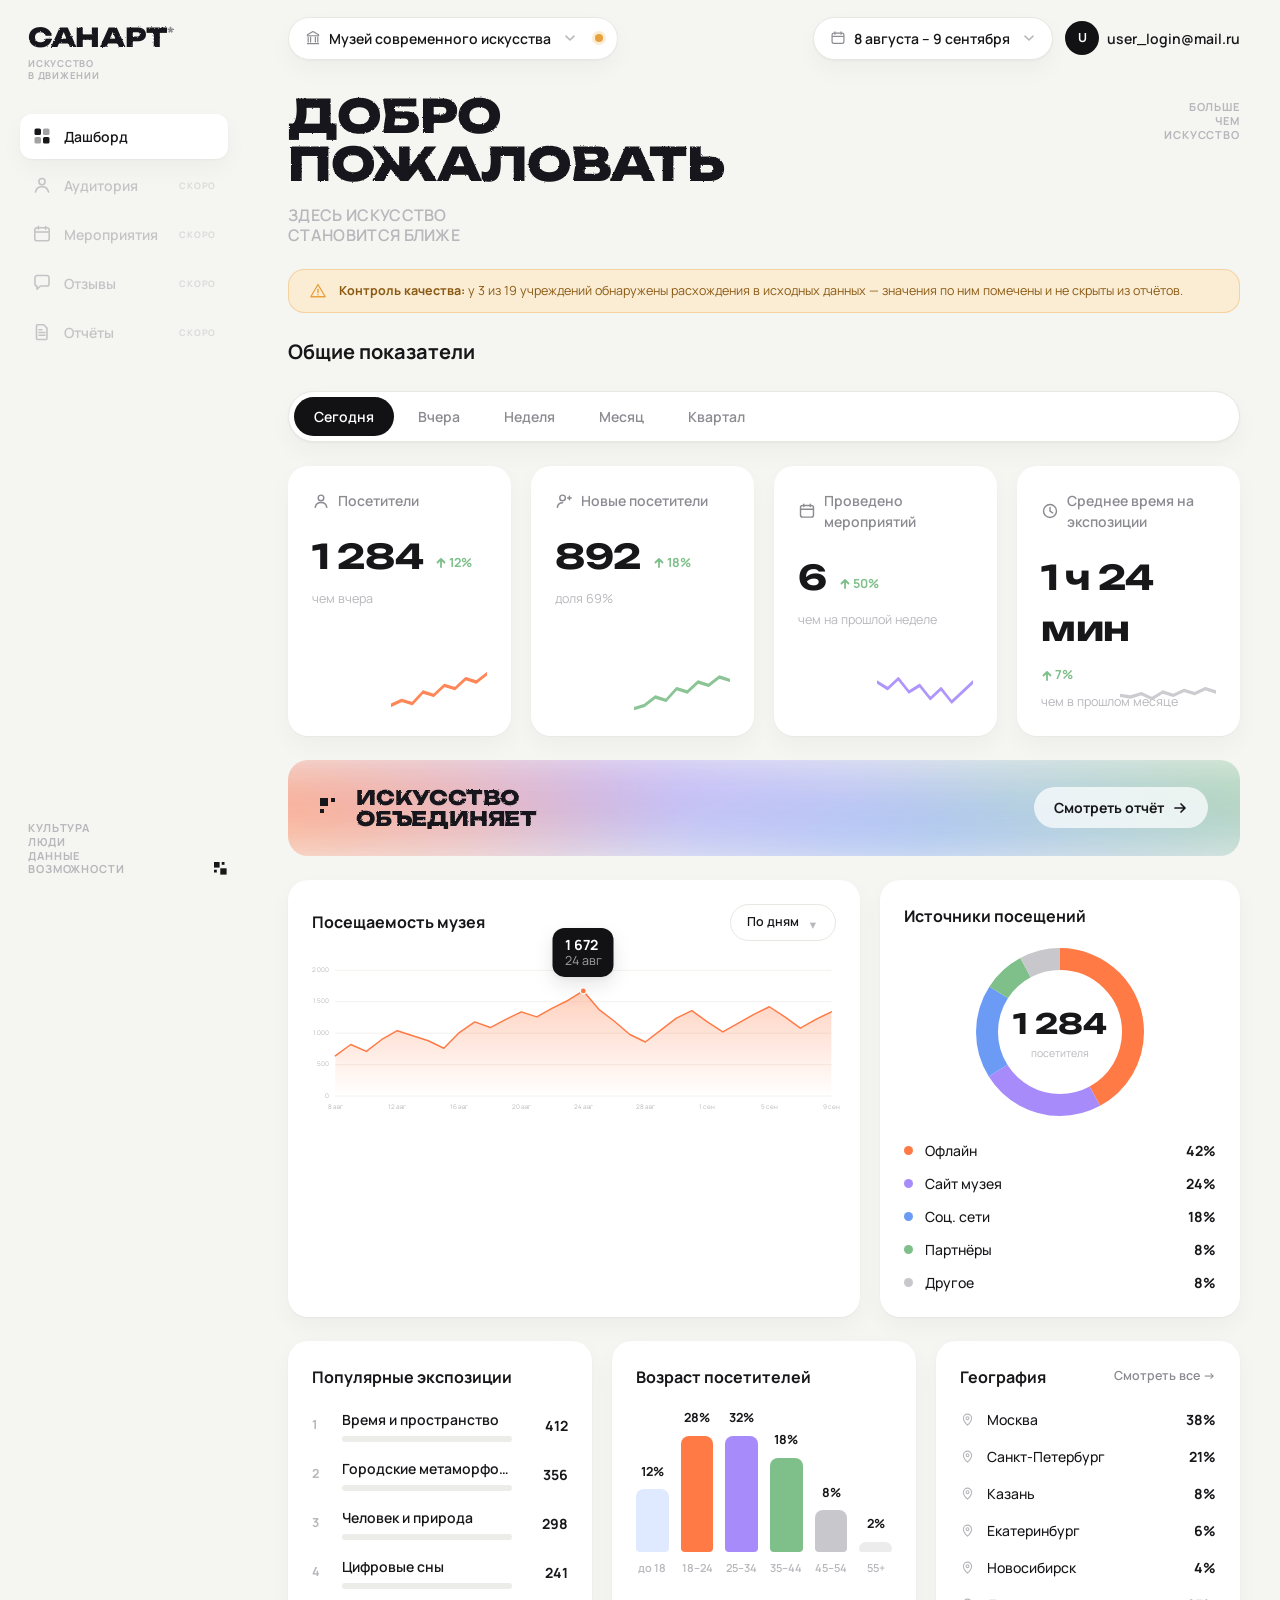
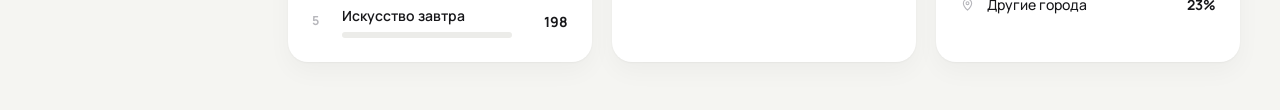
<file: Frontend/index.html>
<!doctype html>
<html lang="ru">
<head>
  <meta charset="UTF-8" />
  <meta name="viewport" content="width=device-width, initial-scale=1.0" />
  <title>СанАрт — Дашборд</title>

  <link rel="preconnect" href="https://fonts.googleapis.com" />
  <link rel="preconnect" href="https://fonts.gstatic.com" crossorigin />
  <link href="https://fonts.googleapis.com/css2?family=Unbounded:wght@600;700;800&family=Manrope:wght@400;500;600;700&display=swap" rel="stylesheet" />

  <link rel="stylesheet" href="assets/css/tokens.css" />
  <link rel="stylesheet" href="assets/css/base.css" />
  <link rel="stylesheet" href="assets/css/layout.css" />
  <link rel="stylesheet" href="assets/css/components.css" />
  <link rel="stylesheet" href="assets/css/pages/dashboard.css" />
</head>
<body>
  <!-- SVG-фильтр для "пиксельных" дисплейных заголовков (используется через .pixel-heading) -->
  <svg width="0" height="0" style="position:absolute">
    <filter id="sanart-pixelate" x="-5%" y="-5%" width="110%" height="110%">
      <feTurbulence type="fractalNoise" baseFrequency="0.9" numOctaves="2" seed="7" result="noise" />
      <feDisplacementMap in="SourceGraphic" in2="noise" scale="2.2" xChannelSelector="R" yChannelSelector="G" />
    </filter>
  </svg>

  <div class="app-shell">
    <div id="sidebar-mount"></div>

    <main class="main">
      <div id="topbar-mount"></div>

      <div class="content">
        <section class="content__hero">
          <div>
            <h1 class="pixel-heading dashboard-hero__title">Добро<br />пожаловать</h1>
            <p class="hero__subtitle">Здесь искусство<br />становится ближе</p>
          </div>
          <p class="corner-label content__corner">Больше<br />чем<br />искусство</p>
        </section>

        <div id="dq-banner"></div>

        <section class="dashboard-controls">
          <h2 class="section-title">Общие показатели</h2>
        </section>

        <div class="period-tabs" role="tablist" aria-label="Период">
          <button class="period-tab period-tab--active" data-period="today" type="button">Сегодня</button>
          <button class="period-tab" data-period="yesterday" type="button">Вчера</button>
          <button class="period-tab" data-period="week" type="button">Неделя</button>
          <button class="period-tab" data-period="month" type="button">Месяц</button>
          <button class="period-tab" data-period="quarter" type="button">Квартал</button>
        </div>

        <section class="kpi-grid" id="kpi-grid" aria-label="Ключевые показатели"></section>

        <a class="promo-banner" href="#">
          <span class="promo-banner__bg" aria-hidden="true"></span>
          <span class="promo-banner__content">
            <span class="promo-banner__glyph" style="color:var(--color-text)">
              <svg viewBox="0 0 20 20" width="20" height="20" fill="none"><rect width="8" height="8" fill="currentColor"/><rect x="11" width="4" height="4" fill="currentColor"/><rect y="11" width="4" height="4" fill="currentColor"/></svg>
            </span>
            <span class="pixel-heading promo-banner__heading">Искусство<br />объединяет</span>
          </span>
          <span class="promo-banner__cta">
            Смотреть отчёт
            <span class="promo-banner__cta-icon">
              <svg viewBox="0 0 16 16" fill="none" xmlns="http://www.w3.org/2000/svg"><path d="M3 8h10M9 4l4 4-4 4" stroke="currentColor" stroke-width="1.7" stroke-linecap="round" stroke-linejoin="round"/></svg>
            </span>
          </span>
        </a>

        <div class="dash-row dash-row--chart-donut">
          <article class="card">
            <div class="card__header">
              <h3 class="card__title">Посещаемость музея</h3>
              <button class="chart-toolbar" type="button">
                По дням
                <span class="chart-toolbar__chevron">▾</span>
              </button>
            </div>
            <div class="area-chart" id="attendance-chart"></div>
          </article>

          <article class="card">
            <div class="card__header">
              <h3 class="card__title">Источники посещений</h3>
            </div>
            <div id="sources-donut"></div>
          </article>
        </div>

        <div class="dash-row dash-row--three">
          <article class="card">
            <div class="card__header">
              <h3 class="card__title">Популярные экспозиции</h3>
            </div>
            <div class="rank-list" id="popular-exhibitions"></div>
          </article>

          <article class="card">
            <div class="card__header">
              <h3 class="card__title">Возраст посетителей</h3>
            </div>
            <div class="bar-chart" id="age-bar-chart"></div>
          </article>

          <article class="card">
            <div class="card__header">
              <h3 class="card__title">География</h3>
              <a class="card__link" href="#">Смотреть все →</a>
            </div>
            <div class="geo-list" id="geo-list"></div>
          </article>
        </div>
      </div>
    </main>
  </div>

  <script src="assets/js/icons.js"></script>
  <script src="assets/js/mock-data.js"></script>
  <script src="assets/js/components/sidebar.js"></script>
  <script src="assets/js/components/topbar.js"></script>
  <script src="assets/js/components/charts.js"></script>
  <script src="assets/js/app.js"></script>
</body>
</html>
</file>
<file: Frontend/assets/css/tokens.css>
/*
  СанАрт — Design tokens
  Единственный источник цветов, шрифтов, отступов и форм.
  Ничего из этого файла не должно дублироваться инлайново в разметке/компонентах.
*/

:root {
  /* ---------- Color / surface ---------- */
  --color-bg: #f5f5f2;
  --color-surface: #ffffff;
  --color-surface-muted: #ececE9;
  --color-surface-sidebar: #f5f5f2;
  --color-border: #e8e7e2;
  --color-border-strong: #dcdbd5;

  /* ---------- Color / text ---------- */
  --color-text: #17171a;
  --color-text-secondary: #8b8b92;
  --color-text-tertiary: #b7b7bc;
  --color-text-inverse: #ffffff;

  /* ---------- Color / brand accents (сигналы, не декор) ---------- */
  --color-accent-orange: #ff7a45;
  --color-accent-orange-soft: #ffe1d1;
  --color-accent-purple: #a78bfa;
  --color-accent-purple-soft: #ece3ff;
  --color-accent-blue: #6c9bf5;
  --color-accent-blue-soft: #dfe9ff;
  --color-accent-green: #7fbf8a;
  --color-accent-green-soft: #e0f0e2;
  --color-accent-gray: #c7c7cc;
  --color-accent-gray-soft: #ececec;

  --color-warning: #e8a13c;
  --color-warning-soft: #fbecd4;
  --color-black: #121214;

  /* ---------- Radius ---------- */
  --radius-xs: 8px;
  --radius-sm: 12px;
  --radius-md: 16px;
  --radius-lg: 20px;
  --radius-xl: 24px;
  --radius-pill: 999px;

  /* ---------- Shadow ---------- */
  --shadow-card: 0 1px 2px rgba(16, 16, 15, 0.04), 0 10px 24px rgba(16, 16, 15, 0.035);
  --shadow-pop: 0 8px 20px rgba(16, 16, 15, 0.10), 0 2px 6px rgba(16, 16, 15, 0.06);

  /* ---------- Spacing scale ---------- */
  --space-1: 4px;
  --space-2: 8px;
  --space-3: 12px;
  --space-4: 16px;
  --space-5: 20px;
  --space-6: 24px;
  --space-7: 32px;
  --space-8: 40px;
  --space-9: 48px;
  --space-10: 64px;

  /* ---------- Typography ---------- */
  --font-display: "Unbounded", "Manrope", system-ui, sans-serif;
  --font-body: "Manrope", "Inter", system-ui, sans-serif;

  --fs-xs: 11px;
  --fs-sm: 12.5px;
  --fs-base: 14px;
  --fs-md: 16px;
  --fs-lg: 20px;
  --fs-xl: 28px;
  --fs-2xl: 34px;
  --fs-display: 46px;

  --lh-tight: 1.05;
  --lh-snug: 1.25;
  --lh-normal: 1.5;

  --tracking-wide: 0.08em;
  --tracking-wider: 0.14em;

  /* ---------- Layout ---------- */
  --sidebar-width: 248px;
  --topbar-height: 76px;
  --content-max-width: 1440px;

  /* ---------- Motion ---------- */
  --ease-standard: cubic-bezier(0.2, 0.7, 0.3, 1);
  --duration-fast: 140ms;
  --duration-base: 220ms;
}
</file>
<file: Frontend/assets/css/base.css>
/* СанАрт — reset + базовая типографика */

*,
*::before,
*::after {
  box-sizing: border-box;
}

html {
  -webkit-text-size-adjust: 100%;
}

body {
  margin: 0;
  background: var(--color-bg);
  color: var(--color-text);
  font-family: var(--font-body);
  font-size: var(--fs-base);
  line-height: var(--lh-normal);
  -webkit-font-smoothing: antialiased;
  text-rendering: optimizeLegibility;
}

h1, h2, h3, h4, p, figure {
  margin: 0;
}

ul, ol {
  margin: 0;
  padding: 0;
  list-style: none;
}

a {
  color: inherit;
  text-decoration: none;
}

button {
  font: inherit;
  color: inherit;
  background: none;
  border: none;
  cursor: pointer;
  padding: 0;
}

svg {
  display: block;
}

img {
  max-width: 100%;
  display: block;
}

/* ---------- Утилитарные типографические классы ---------- */

.eyebrow {
  font-family: var(--font-body);
  font-weight: 700;
  font-size: var(--fs-xs);
  letter-spacing: var(--tracking-wider);
  text-transform: uppercase;
  color: var(--color-text-tertiary);
}

.pixel-heading {
  font-family: var(--font-display);
  font-weight: 800;
  letter-spacing: -0.01em;
  line-height: var(--lh-tight);
  text-transform: uppercase;
  color: var(--color-text);
  filter: url(#sanart-pixelate);
}

.corner-label {
  font-family: var(--font-body);
  font-weight: 700;
  font-size: var(--fs-xs);
  line-height: var(--lh-snug);
  letter-spacing: var(--tracking-wide);
  text-transform: uppercase;
  color: var(--color-text-tertiary);
}

.visually-hidden {
  position: absolute;
  width: 1px;
  height: 1px;
  overflow: hidden;
  clip: rect(0 0 0 0);
  white-space: nowrap;
}
</file>
<file: Frontend/assets/css/layout.css>
/* СанАрт — каркас приложения: сайдбар / хедер / контентная область */

.app-shell {
  display: grid;
  grid-template-columns: var(--sidebar-width) 1fr;
  min-height: 100vh;
}

/* ---------- Sidebar ---------- */

.sidebar {
  background: var(--color-surface-sidebar);
  padding: var(--space-6) var(--space-5) var(--space-6);
  display: flex;
  flex-direction: column;
  justify-content: space-between;
  position: sticky;
  top: 0;
  height: 100vh;
}

.sidebar__top {
  display: flex;
  flex-direction: column;
  gap: var(--space-7);
}

.sidebar__brand {
  padding-left: var(--space-2);
}

.sidebar__logo {
  font-size: 26px;
  line-height: 1;
  margin: 0;
}

.sidebar__logo-mark {
  font-size: 0.5em;
  vertical-align: super;
  color: var(--color-text-secondary);
}

.sidebar__tagline {
  margin-top: var(--space-2);
  font-size: 9.5px;
}

.sidebar__nav {
  display: flex;
  flex-direction: column;
  gap: var(--space-1);
}

.nav-item {
  display: flex;
  align-items: center;
  gap: var(--space-3);
  padding: var(--space-3) var(--space-3);
  border-radius: var(--radius-sm);
  color: var(--color-text-secondary);
  font-weight: 600;
  font-size: var(--fs-base);
  transition: background var(--duration-fast) var(--ease-standard), color var(--duration-fast) var(--ease-standard);
}

.nav-item__icon {
  width: 20px;
  height: 20px;
  flex-shrink: 0;
  color: currentColor;
}

.nav-item:hover:not(.nav-item--disabled) {
  color: var(--color-text);
}

.nav-item--active {
  background: var(--color-surface);
  color: var(--color-text);
  box-shadow: var(--shadow-card);
}

.nav-item--disabled {
  cursor: default;
  opacity: 0.45;
}

.nav-item__soon {
  margin-left: auto;
  font-size: 9px;
  font-weight: 700;
  letter-spacing: var(--tracking-wide);
  text-transform: uppercase;
  color: var(--color-text-tertiary);
}

.sidebar__footer {
  display: flex;
  align-items: flex-end;
  justify-content: space-between;
  gap: var(--space-3);
  padding-left: var(--space-2);
}

.sidebar__footer .corner-label {
  color: var(--color-text-tertiary);
}

/* ---------- Main column ---------- */

.main {
  display: flex;
  flex-direction: column;
  min-width: 0;
}

/* ---------- Topbar ---------- */

.topbar {
  height: var(--topbar-height);
  display: flex;
  align-items: center;
  justify-content: space-between;
  gap: var(--space-4);
  padding: 0 var(--space-8);
}

.topbar__left,
.topbar__right {
  display: flex;
  align-items: center;
  gap: var(--space-3);
}

.selector-chip {
  display: inline-flex;
  align-items: center;
  gap: var(--space-2);
  background: var(--color-surface);
  border: 1px solid var(--color-border);
  border-radius: var(--radius-pill);
  padding: 10px var(--space-4);
  font-size: var(--fs-base);
  font-weight: 600;
  color: var(--color-text);
  box-shadow: var(--shadow-card);
}

.selector-chip__icon {
  width: 16px;
  height: 16px;
  color: var(--color-text-secondary);
  flex-shrink: 0;
}

.selector-chip__chevron {
  width: 14px;
  height: 14px;
  color: var(--color-text-tertiary);
  margin-left: var(--space-1);
}

.selector-chip--dq {
  position: relative;
  padding-right: var(--space-8);
}

.dq-dot {
  position: absolute;
  right: 14px;
  top: 50%;
  transform: translateY(-50%);
  width: 8px;
  height: 8px;
  border-radius: 50%;
  background: var(--color-warning);
  box-shadow: 0 0 0 3px var(--color-warning-soft);
}

.user-chip {
  display: inline-flex;
  align-items: center;
  gap: var(--space-2);
  font-size: var(--fs-base);
  font-weight: 600;
  color: var(--color-text);
}

.user-chip__avatar {
  width: 34px;
  height: 34px;
  border-radius: 50%;
  background: var(--color-black);
  color: var(--color-text-inverse);
  display: flex;
  align-items: center;
  justify-content: center;
  font-size: var(--fs-sm);
  font-weight: 700;
}

/* ---------- Content ---------- */

.content {
  padding: var(--space-2) var(--space-8) var(--space-9);
  display: flex;
  flex-direction: column;
  gap: var(--space-6);
}

.content__hero {
  display: flex;
  align-items: flex-start;
  justify-content: space-between;
  gap: var(--space-6);
  padding-top: var(--space-2);
}

.hero__subtitle {
  margin-top: var(--space-4);
  font-size: var(--fs-md);
  font-weight: 600;
  letter-spacing: 0.02em;
  text-transform: uppercase;
  color: var(--color-text-tertiary);
  line-height: var(--lh-snug);
}

.content__corner {
  text-align: right;
  white-space: nowrap;
  padding-top: var(--space-2);
}

/* ---------- Responsive ---------- */

@media (max-width: 1180px) {
  .app-shell {
    grid-template-columns: 1fr;
  }

  .sidebar {
    position: relative;
    height: auto;
    flex-direction: row;
    align-items: center;
    padding: var(--space-4) var(--space-6);
  }

  .sidebar__top {
    flex-direction: row;
    align-items: center;
    gap: var(--space-6);
  }

  .sidebar__footer {
    display: none;
  }

  .sidebar__nav {
    flex-direction: row;
  }

  .nav-item__label {
    display: none;
  }

  .topbar {
    flex-wrap: wrap;
    height: auto;
    padding: var(--space-4) var(--space-6);
  }

  .content {
    padding: var(--space-2) var(--space-6) var(--space-9);
  }
}

@media (max-width: 720px) {
  .content__corner {
    display: none;
  }
}
</file>
<file: Frontend/assets/css/components.css>
/* СанАрт — переиспользуемые UI-компоненты */

/* ---------- Card ---------- */

.card {
  background: var(--color-surface);
  border-radius: var(--radius-lg);
  box-shadow: var(--shadow-card);
  padding: var(--space-6);
}

.card__header {
  display: flex;
  align-items: center;
  justify-content: space-between;
  gap: var(--space-3);
  margin-bottom: var(--space-5);
}

.card__title {
  font-size: var(--fs-md);
  font-weight: 700;
  color: var(--color-text);
}

.card__link {
  display: inline-flex;
  align-items: center;
  gap: var(--space-1);
  font-size: var(--fs-sm);
  font-weight: 600;
  color: var(--color-text-secondary);
}

.card__link:hover {
  color: var(--color-text);
}

/* ---------- Section title ---------- */

.section-title {
  font-size: var(--fs-lg);
  font-weight: 700;
  color: var(--color-text);
}

/* ---------- Period tabs ---------- */

.period-tabs {
  display: inline-flex;
  align-items: center;
  gap: var(--space-1);
  background: var(--color-surface);
  border: 1px solid var(--color-border);
  border-radius: var(--radius-pill);
  padding: 5px;
  box-shadow: var(--shadow-card);
}

.period-tab {
  padding: 9px var(--space-5);
  border-radius: var(--radius-pill);
  font-size: var(--fs-base);
  font-weight: 600;
  color: var(--color-text-secondary);
  transition: background var(--duration-fast) var(--ease-standard), color var(--duration-fast) var(--ease-standard);
  white-space: nowrap;
}

.period-tab:hover:not(.period-tab--active) {
  color: var(--color-text);
}

.period-tab--active {
  background: var(--color-black);
  color: var(--color-text-inverse);
}

/* ---------- KPI cards ---------- */

.kpi-grid {
  display: grid;
  grid-template-columns: repeat(4, 1fr);
  gap: var(--space-5);
}

.kpi-card {
  position: relative;
  overflow: hidden;
}

.kpi-card__head {
  display: flex;
  align-items: center;
  gap: var(--space-2);
  font-size: var(--fs-base);
  font-weight: 600;
  color: var(--color-text-secondary);
  margin-bottom: var(--space-5);
}

.kpi-card__icon {
  width: 18px;
  height: 18px;
  color: var(--color-text-secondary);
  flex-shrink: 0;
}

.kpi-card__value-row {
  display: flex;
  align-items: baseline;
  gap: var(--space-3);
  flex-wrap: wrap;
}

.kpi-card__value {
  font-family: var(--font-display);
  font-weight: 700;
  font-size: var(--fs-2xl);
  letter-spacing: -0.01em;
  color: var(--color-text);
}

.kpi-card__delta {
  display: inline-flex;
  align-items: center;
  gap: 2px;
  font-size: var(--fs-sm);
  font-weight: 700;
}

.kpi-card__delta--up { color: var(--color-accent-green); }
.kpi-card__delta--down { color: var(--color-accent-orange); }

.kpi-card__delta-icon {
  width: 12px;
  height: 12px;
}

.kpi-card__caption {
  margin-top: var(--space-2);
  font-size: var(--fs-sm);
  color: var(--color-text-tertiary);
}

.kpi-card__spark {
  position: absolute;
  right: var(--space-6);
  bottom: var(--space-6);
  width: 96px;
  height: 40px;
  opacity: 0.9;
}

/* ---------- Promo banner ---------- */

.promo-banner {
  position: relative;
  border-radius: var(--radius-lg);
  overflow: hidden;
  min-height: 96px;
  display: flex;
  align-items: center;
  justify-content: space-between;
  padding: var(--space-6) var(--space-7);
  isolation: isolate;
}

.promo-banner__bg {
  position: absolute;
  inset: 0;
  z-index: -1;
  background:
    radial-gradient(60% 140% at 8% 50%, rgba(255, 122, 69, 0.55), transparent 60%),
    radial-gradient(55% 160% at 35% 20%, rgba(167, 139, 250, 0.5), transparent 65%),
    radial-gradient(60% 160% at 62% 80%, rgba(108, 155, 245, 0.5), transparent 65%),
    radial-gradient(55% 160% at 92% 40%, rgba(127, 191, 138, 0.5), transparent 65%),
    var(--color-surface-muted);
  filter: blur(22px) saturate(115%);
  transform: scale(1.2);
}

.promo-banner__content {
  display: flex;
  align-items: center;
  gap: var(--space-4);
}

.promo-banner__glyph {
  flex-shrink: 0;
}

.promo-banner__heading {
  font-size: var(--fs-lg);
  line-height: var(--lh-tight);
}

.promo-banner__cta {
  display: inline-flex;
  align-items: center;
  gap: var(--space-2);
  background: rgba(255, 255, 255, 0.72);
  backdrop-filter: blur(6px);
  border-radius: var(--radius-pill);
  padding: 10px var(--space-5);
  font-size: var(--fs-base);
  font-weight: 700;
  color: var(--color-text);
  white-space: nowrap;
  transition: background var(--duration-fast) var(--ease-standard);
}

.promo-banner__cta:hover {
  background: rgba(255, 255, 255, 0.92);
}

.promo-banner__cta-icon {
  width: 16px;
  height: 16px;
}

/* ---------- Dashboard grid ---------- */

.dash-row {
  display: grid;
  gap: var(--space-5);
}

.dash-row--chart-donut {
  grid-template-columns: minmax(0, 1fr) 360px;
}

.dash-row--three {
  grid-template-columns: repeat(3, 1fr);
}

/* ---------- Line/area chart ---------- */

.chart-toolbar {
  display: inline-flex;
  align-items: center;
  gap: var(--space-2);
  background: var(--color-surface);
  border: 1px solid var(--color-border);
  border-radius: var(--radius-pill);
  padding: 8px var(--space-4);
  font-size: var(--fs-sm);
  font-weight: 600;
  color: var(--color-text);
}

.chart-toolbar__chevron {
  width: 12px;
  height: 12px;
  color: var(--color-text-tertiary);
}

.area-chart {
  position: relative;
  width: 100%;
}

.area-chart svg {
  width: 100%;
  height: auto;
  overflow: visible;
}

.area-chart__axis-label {
  font-family: var(--font-body);
  font-size: 11px;
  fill: var(--color-text-tertiary);
}

.area-chart__gridline {
  stroke: var(--color-border);
  stroke-width: 1;
}

.area-chart__point {
  fill: var(--color-accent-orange);
  stroke: var(--color-surface);
  stroke-width: 2;
}

.area-chart__tooltip {
  position: absolute;
  transform: translate(-50%, calc(-100% - 14px));
  background: var(--color-black);
  color: var(--color-text-inverse);
  border-radius: var(--radius-sm);
  padding: var(--space-2) var(--space-3);
  font-size: var(--fs-sm);
  line-height: var(--lh-snug);
  white-space: nowrap;
  pointer-events: none;
  box-shadow: var(--shadow-pop);
  transition: left var(--duration-fast) var(--ease-standard), opacity var(--duration-fast) var(--ease-standard);
}

.area-chart__tooltip strong {
  font-size: var(--fs-base);
  font-weight: 700;
  display: block;
}

.area-chart__tooltip span {
  color: rgba(255, 255, 255, 0.6);
}

/* ---------- Donut chart ---------- */

.donut-wrap {
  display: flex;
  flex-direction: column;
  align-items: center;
  gap: var(--space-6);
}

.donut {
  position: relative;
  width: 168px;
  height: 168px;
}

.donut__center {
  position: absolute;
  inset: 0;
  display: flex;
  flex-direction: column;
  align-items: center;
  justify-content: center;
  gap: 2px;
}

.donut__center-value {
  font-family: var(--font-display);
  font-weight: 700;
  font-size: var(--fs-xl);
  color: var(--color-text);
}

.donut__center-label {
  font-size: 10.5px;
  color: var(--color-text-tertiary);
  text-align: center;
  line-height: var(--lh-snug);
}

.legend {
  width: 100%;
  display: flex;
  flex-direction: column;
  gap: var(--space-3);
}

.legend__row {
  display: flex;
  align-items: center;
  gap: var(--space-3);
  font-size: var(--fs-base);
}

.legend__dot {
  width: 9px;
  height: 9px;
  border-radius: 50%;
  flex-shrink: 0;
}

.legend__label {
  flex: 1;
  color: var(--color-text);
  font-weight: 500;
}

.legend__value {
  font-weight: 700;
  color: var(--color-text);
}

/* ---------- Ranked list w/ progress bars ---------- */

.rank-list {
  display: flex;
  flex-direction: column;
  gap: var(--space-4);
}

.rank-row {
  display: grid;
  grid-template-columns: 18px 1fr 44px;
  align-items: center;
  gap: var(--space-3);
}

.rank-row__index {
  font-size: var(--fs-sm);
  font-weight: 700;
  color: var(--color-text-tertiary);
}

.rank-row__body {
  display: flex;
  flex-direction: column;
  gap: 6px;
  min-width: 0;
}

.rank-row__label {
  font-size: var(--fs-base);
  font-weight: 600;
  color: var(--color-text);
  white-space: nowrap;
  overflow: hidden;
  text-overflow: ellipsis;
}

.rank-row__track {
  height: 6px;
  border-radius: var(--radius-pill);
  background: var(--color-surface-muted);
  overflow: hidden;
}

.rank-row__fill {
  height: 100%;
  border-radius: var(--radius-pill);
}

.rank-row__value {
  text-align: right;
  font-size: var(--fs-base);
  font-weight: 700;
  color: var(--color-text);
}

/* ---------- Bar chart (age) ---------- */

.bar-chart {
  display: flex;
  align-items: flex-end;
  justify-content: space-between;
  gap: var(--space-3);
  height: 168px;
}

.bar-chart__col {
  display: flex;
  flex-direction: column;
  align-items: center;
  justify-content: flex-end;
  gap: var(--space-2);
  flex: 1;
  height: 100%;
}

.bar-chart__pct {
  font-size: var(--fs-sm);
  font-weight: 700;
  color: var(--color-text);
}

.bar-chart__bar {
  width: 100%;
  max-width: 34px;
  border-radius: 8px 8px 4px 4px;
}

.bar-chart__age {
  font-size: var(--fs-xs);
  color: var(--color-text-tertiary);
  font-weight: 600;
}

/* ---------- Geography list ---------- */

.geo-list {
  display: flex;
  flex-direction: column;
  gap: var(--space-4);
}

.geo-row {
  display: flex;
  align-items: center;
  gap: var(--space-3);
  font-size: var(--fs-base);
}

.geo-row__icon {
  width: 15px;
  height: 15px;
  color: var(--color-text-tertiary);
  flex-shrink: 0;
}

.geo-row__label {
  flex: 1;
  color: var(--color-text);
  font-weight: 500;
}

.geo-row__value {
  font-weight: 700;
  color: var(--color-text);
}

/* ---------- Data quality banner (TOR §08 — не скрывать расхождения) ---------- */

.dq-banner {
  display: flex;
  align-items: center;
  gap: var(--space-3);
  background: var(--color-warning-soft);
  border: 1px solid rgba(232, 161, 60, 0.35);
  border-radius: var(--radius-md);
  padding: var(--space-3) var(--space-5);
  font-size: var(--fs-sm);
  color: #8a5a12;
}

.dq-banner__icon {
  width: 18px;
  height: 18px;
  flex-shrink: 0;
  color: var(--color-warning);
}

.dq-banner strong {
  font-weight: 700;
}

/* ---------- Responsive ---------- */

@media (max-width: 1180px) {
  .kpi-grid {
    grid-template-columns: repeat(2, 1fr);
  }

  .dash-row--chart-donut {
    grid-template-columns: 1fr;
  }

  .dash-row--three {
    grid-template-columns: 1fr;
  }
}

@media (max-width: 620px) {
  .kpi-grid {
    grid-template-columns: 1fr;
  }
}
</file>
<file: Frontend/assets/css/pages/dashboard.css>
/* СанАрт — специфичная раскладка страницы «Дашборд» */

.dashboard-hero__title {
  font-size: var(--fs-display);
}

.dashboard-controls {
  display: flex;
  align-items: center;
  justify-content: space-between;
  gap: var(--space-4);
  flex-wrap: wrap;
}
</file>
